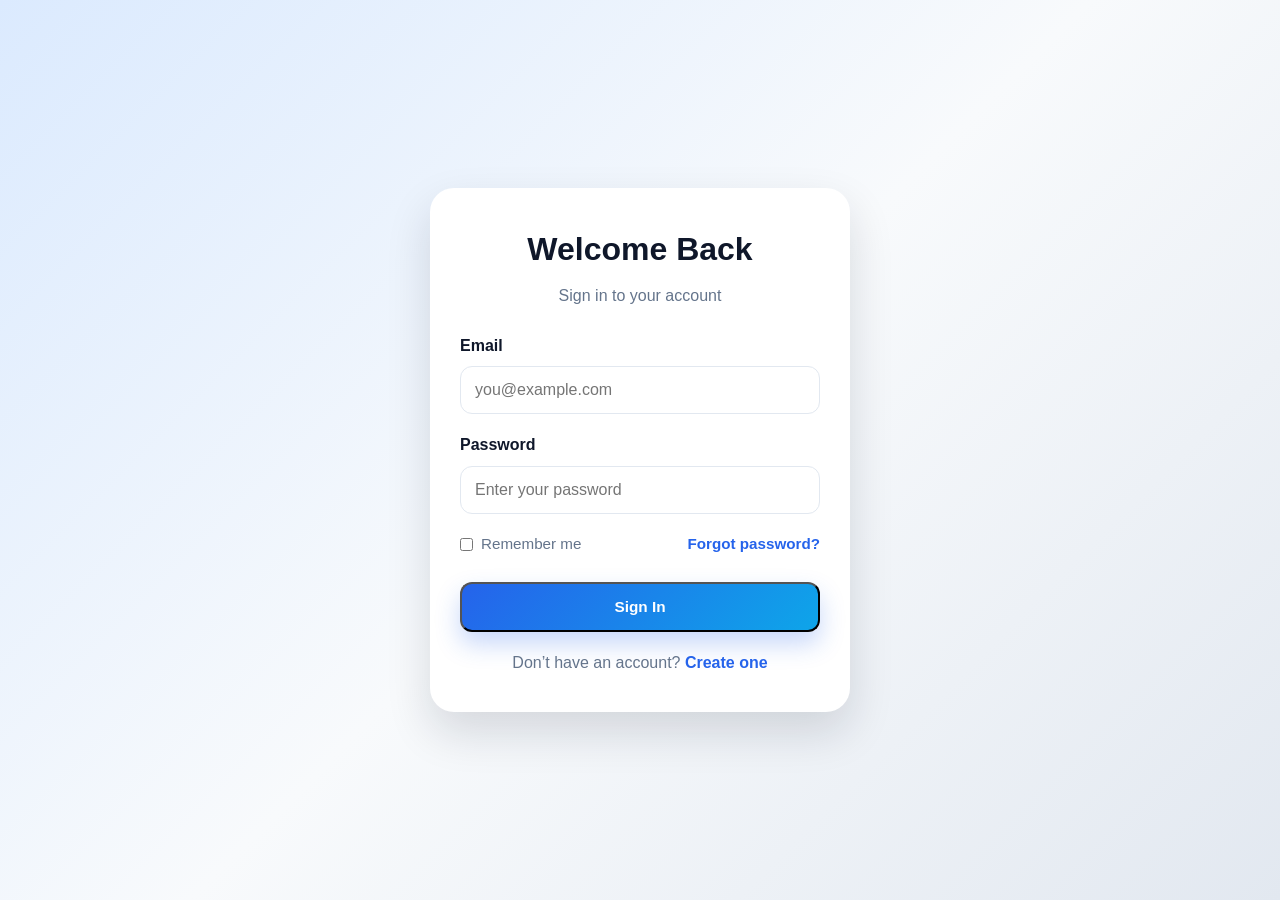
<file: index.html>
<!DOCTYPE html>
<html lang="en">
  <head>
    <meta charset="UTF-8" />
    <meta name="viewport" content="width=device-width, initial-scale=1.0" />
    <title>Sign In</title>
    <link rel="stylesheet" href="style.css" />
  </head>
  <body class="auth-page">
    <div class="auth-box">
      <h1>Welcome Back</h1>
      <p class="subtitle">Sign in to your account</p>

      <form>
        <div class="form-group">
          <label for="email">Email</label>
          <input id="email" type="email" placeholder="you@example.com" />
        </div>

        <div class="form-group">
          <label for="password">Password</label>
          <input id="password" type="password" placeholder="Enter your password" />
        </div>

        <div class="form-row">
          <label class="checkbox">
            <input type="checkbox" />
            <span>Remember me</span>
          </label>
          <a href="#" class="forgot">Forgot password?</a>
        </div>

        <button type="submit" class="btn btn-primary">Sign In</button>
      </form>

      <p class="auth-switch">
        Don’t have an account? <a href="home.html">Create one</a>
      </p>
    </div>
  </body>
</html>
</file>
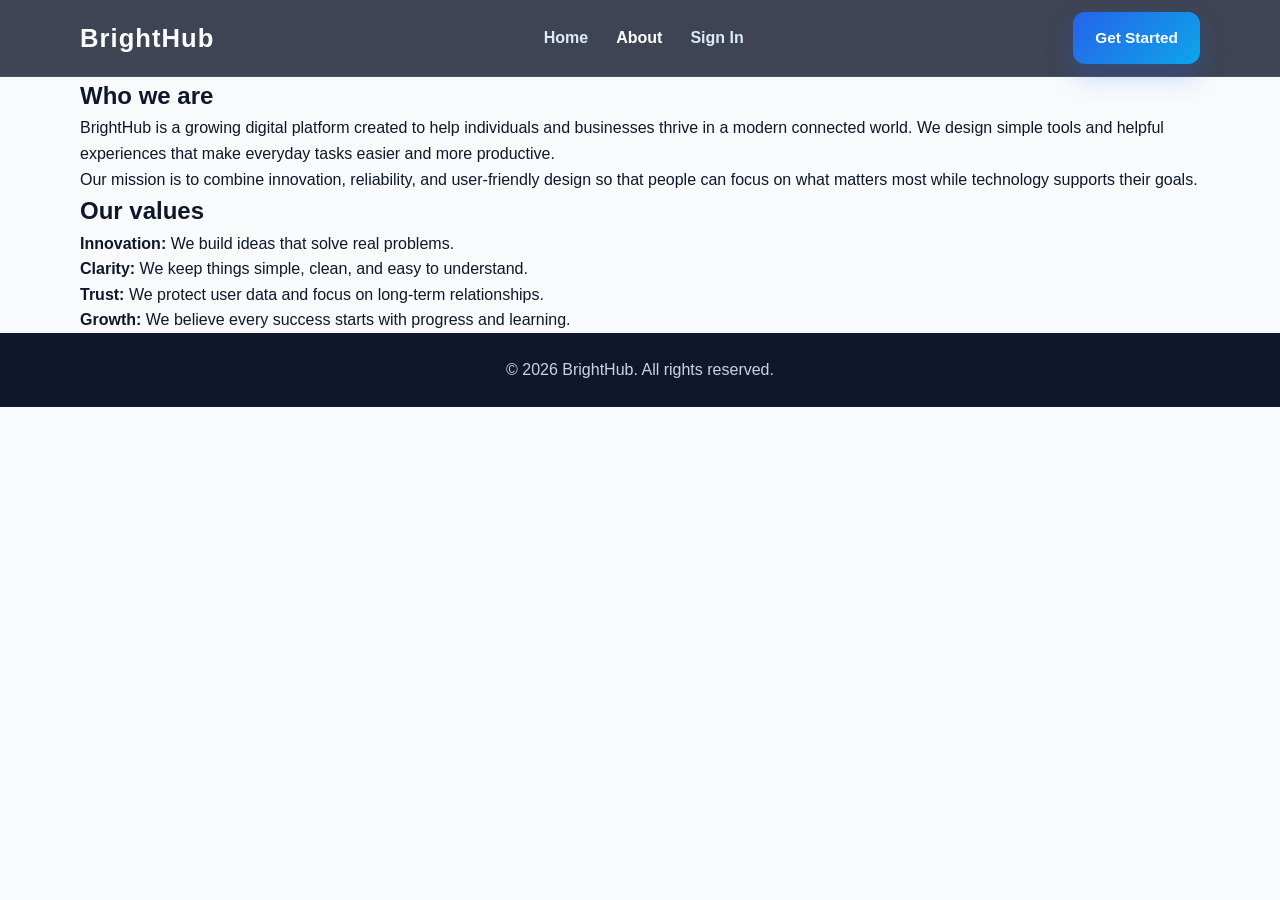
<file: about.html>
<!DOCTYPE html>
<html lang="en">
  <head>
    <meta charset="UTF-8" />
    <meta name="viewport" content="width=device-width, initial-scale=1.0" />
    <title>BrightHub | About</title>
    <link rel="stylesheet" href="style.css" />
  </head>
  <body>
    <header class="home-header">
      <div class="container nav-wrap">
        <div class="logo">BrightHub</div>

        <nav class="main-nav">
          <a href="home.html">Home</a>
          <a href="about.html" class="active">About</a>
          <a href="index.html">Sign In</a>
        </nav>

        <a href="index.html" class="btn btn-primary">Get Started</a>
      </div>
    </header>

    <main class="section">
      <div class="container about-layout">
        <div class="about-panel">
          <h2>Who we are</h2>
          <p>
            BrightHub is a growing digital platform created to help individuals and businesses
            thrive in a modern connected world. We design simple tools and helpful experiences
            that make everyday tasks easier and more productive.
          </p>
          <p>
            Our mission is to combine innovation, reliability, and user-friendly design so that
            people can focus on what matters most while technology supports their goals.
          </p>
        </div>

        <div class="about-panel">
          <h2>Our values</h2>
          <p><strong>Innovation:</strong> We build ideas that solve real problems.</p>
          <p><strong>Clarity:</strong> We keep things simple, clean, and easy to understand.</p>
          <p><strong>Trust:</strong> We protect user data and focus on long-term relationships.</p>
          <p><strong>Growth:</strong> We believe every success starts with progress and learning.</p>
        </div>
      </div>
    </main>

    <footer class="site-footer">
      <div class="container footer-wrap">
        <p>© 2026 BrightHub. All rights reserved.</p>
      </div>
    </footer>
  </body>
</html>
</file>
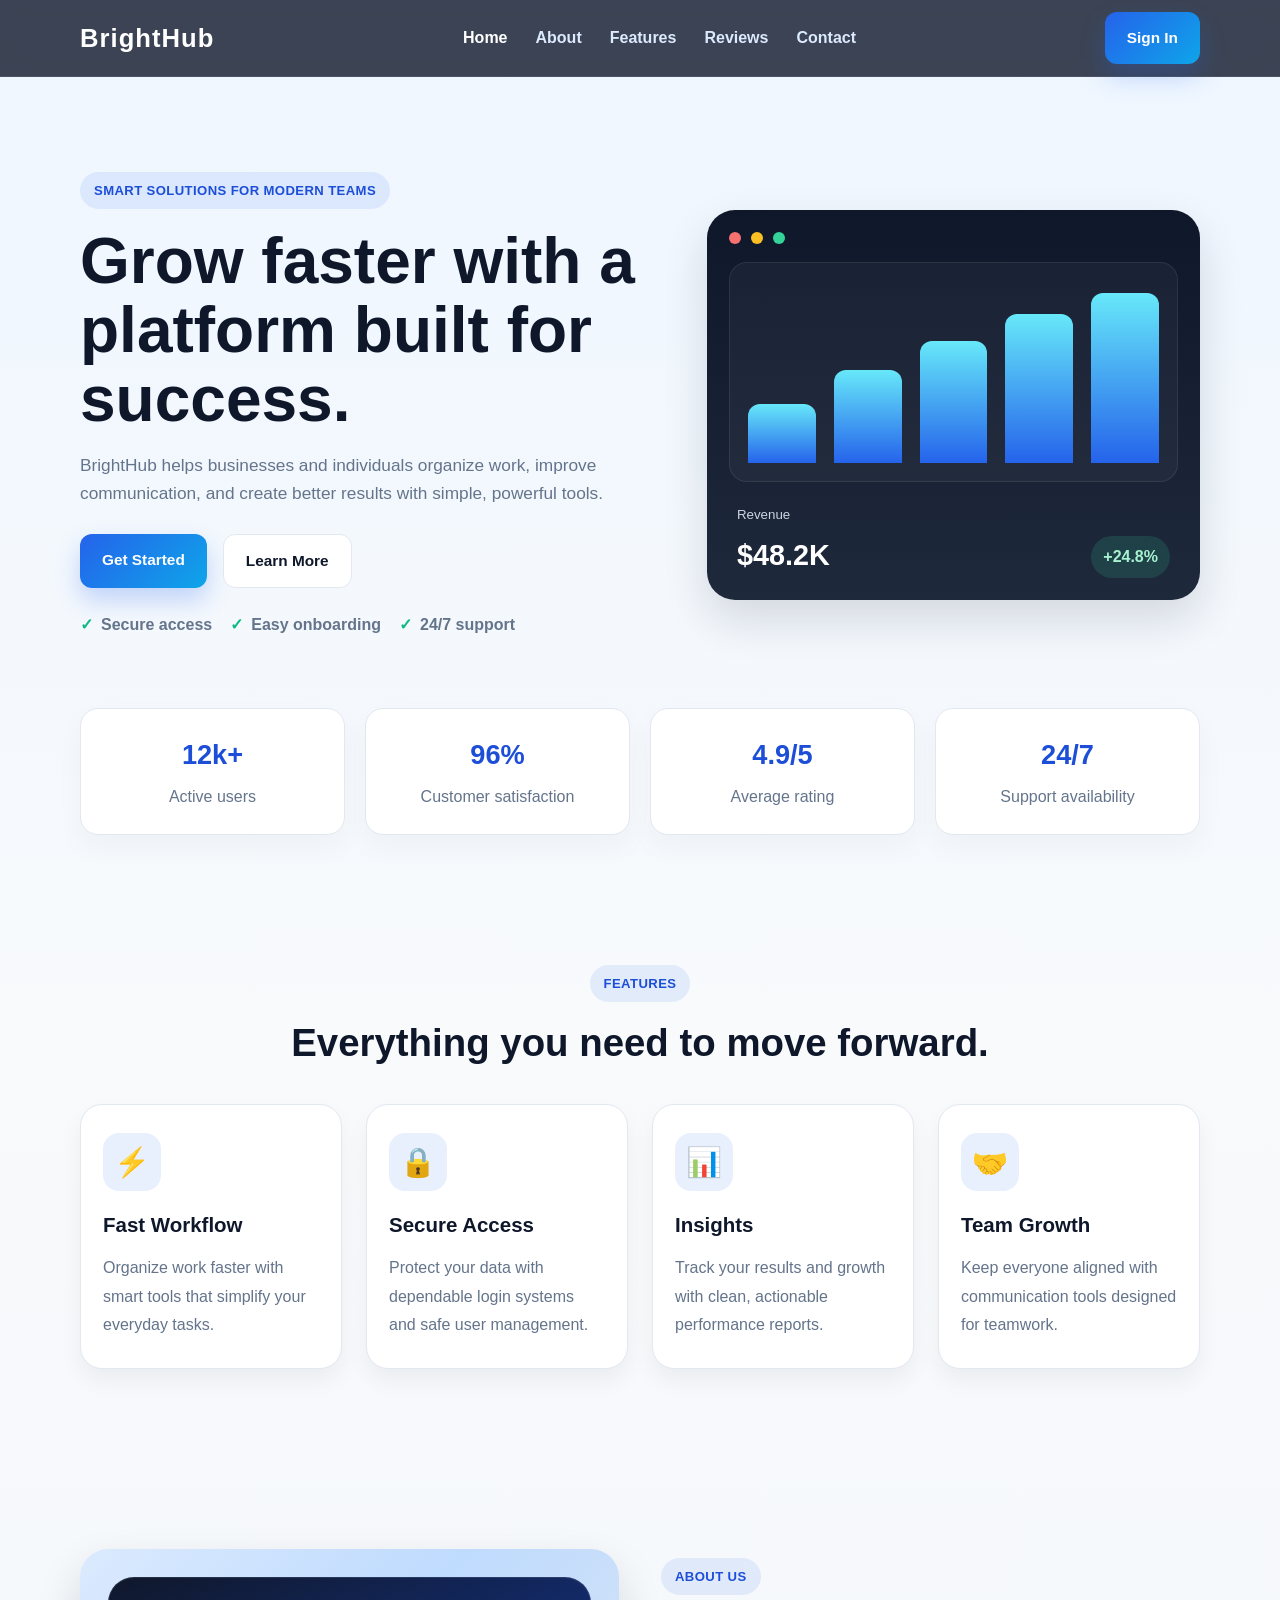
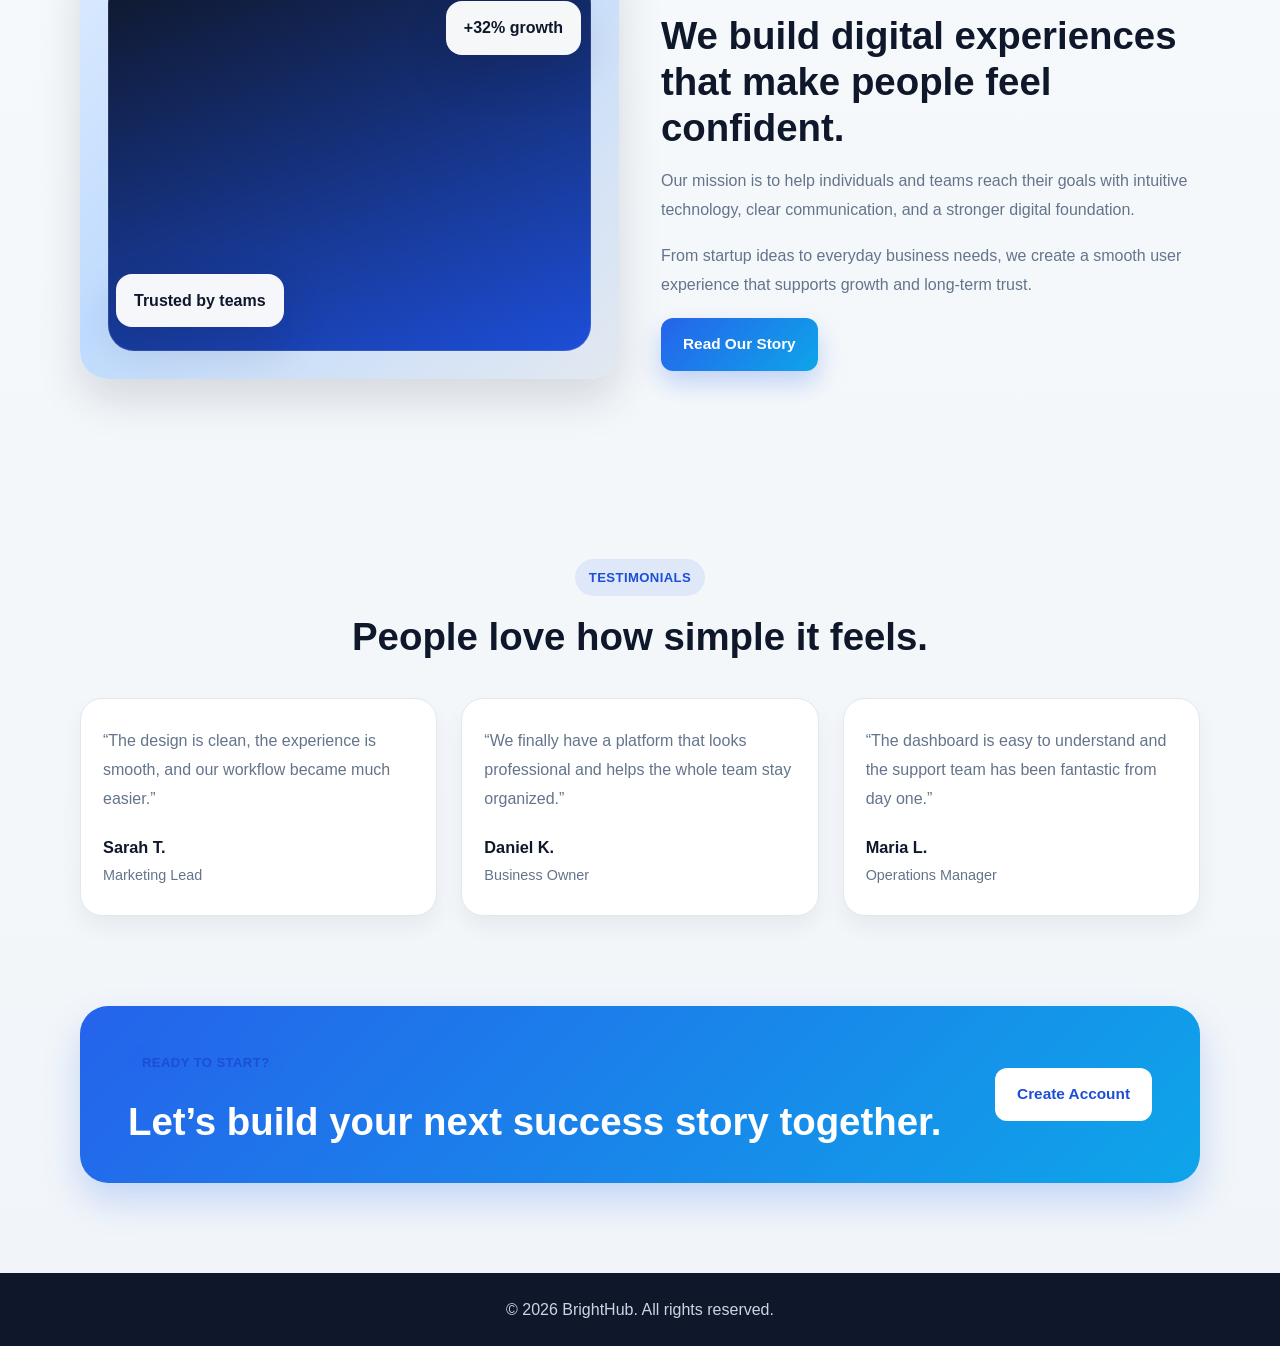
<file: home.html>
<!DOCTYPE html>
<html lang="en">
  <head>
    <meta charset="UTF-8" />
    <meta name="viewport" content="width=device-width, initial-scale=1.0" />
    <title>BrightHub | Home</title>
    <link rel="stylesheet" href="style.css" />
  </head>
  <body class="home-page">
    <header class="home-header">
      <div class="container nav-wrap">
        <div class="logo">BrightHub</div>

        <nav class="main-nav">
          <a href="home.html" class="active">Home</a>
          <a href="about.html">About</a>
          <a href="#features">Features</a>
          <a href="#testimonials">Reviews</a>
          <a href="#contact">Contact</a>
        </nav>

        <a href="index.html" class="btn btn-primary">Sign In</a>
      </div>
    </header>

    <main>
      <section class="hero-section">
        <div class="container hero-grid">
          <div class="hero-copy">
            <span class="eyebrow">Smart solutions for modern teams</span>
            <h1>Grow faster with a platform built for success.</h1>
            <p>
              BrightHub helps businesses and individuals organize work, improve communication,
              and create better results with simple, powerful tools.
            </p>

            <div class="hero-actions">
              <a href="index.html" class="btn btn-primary">Get Started</a>
              <a href="about.html" class="btn btn-secondary">Learn More</a>
            </div>

            <ul class="mini-list">
              <li>Secure access</li>
              <li>Easy onboarding</li>
              <li>24/7 support</li>
            </ul>
          </div>

          <div class="hero-visual">
            <div class="dashboard-card">
              <div class="dashboard-top">
                <span class="dot red"></span>
                <span class="dot yellow"></span>
                <span class="dot green"></span>
              </div>

              <div class="chart-box">
                <div class="chart-bar bar-1"></div>
                <div class="chart-bar bar-2"></div>
                <div class="chart-bar bar-3"></div>
                <div class="chart-bar bar-4"></div>
                <div class="chart-bar bar-5"></div>
              </div>

              <div class="stat-row">
                <div>
                  <small>Revenue</small>
                  <strong>$48.2K</strong>
                </div>
                <div class="trend">+24.8%</div>
              </div>
            </div>
          </div>
        </div>
      </section>

      <section class="stats-section">
        <div class="container stats-grid">
          <div class="stat-item">
            <strong>12k+</strong>
            <span>Active users</span>
          </div>
          <div class="stat-item">
            <strong>96%</strong>
            <span>Customer satisfaction</span>
          </div>
          <div class="stat-item">
            <strong>4.9/5</strong>
            <span>Average rating</span>
          </div>
          <div class="stat-item">
            <strong>24/7</strong>
            <span>Support availability</span>
          </div>
        </div>
      </section>

      <section id="features" class="feature-section">
        <div class="container">
          <div class="section-heading">
            <span class="eyebrow">Features</span>
            <h2>Everything you need to move forward.</h2>
          </div>

          <div class="feature-grid">
            <article class="feature-card">
              <div class="icon">⚡</div>
              <h3>Fast Workflow</h3>
              <p>Organize work faster with smart tools that simplify your everyday tasks.</p>
            </article>

            <article class="feature-card">
              <div class="icon">🔒</div>
              <h3>Secure Access</h3>
              <p>Protect your data with dependable login systems and safe user management.</p>
            </article>

            <article class="feature-card">
              <div class="icon">📊</div>
              <h3>Insights</h3>
              <p>Track your results and growth with clean, actionable performance reports.</p>
            </article>

            <article class="feature-card">
              <div class="icon">🤝</div>
              <h3>Team Growth</h3>
              <p>Keep everyone aligned with communication tools designed for teamwork.</p>
            </article>
          </div>
        </div>
      </section>

      <section class="about-showcase">
        <div class="container about-grid">
          <div class="about-image">
            <div class="image-box">
              <div class="floating-card card-one">+32% growth</div>
              <div class="floating-card card-two">Trusted by teams</div>
            </div>
          </div>

          <div class="about-copy">
            <span class="eyebrow">About us</span>
            <h2>We build digital experiences that make people feel confident.</h2>
            <p>
              Our mission is to help individuals and teams reach their goals with intuitive
              technology, clear communication, and a stronger digital foundation.
            </p>
            <p>
              From startup ideas to everyday business needs, we create a smooth user experience
              that supports growth and long-term trust.
            </p>
            <a href="about.html" class="btn btn-primary">Read Our Story</a>
          </div>
        </div>
      </section>

      <section id="testimonials" class="testimonial-section">
        <div class="container">
          <div class="section-heading">
            <span class="eyebrow">Testimonials</span>
            <h2>People love how simple it feels.</h2>
          </div>

          <div class="testimonial-grid">
            <article class="testimonial-card">
              <p>
                “The design is clean, the experience is smooth, and our workflow became much easier.”
              </p>
              <div class="person">
                <strong>Sarah T.</strong>
                <span>Marketing Lead</span>
              </div>
            </article>

            <article class="testimonial-card">
              <p>
                “We finally have a platform that looks professional and helps the whole team stay organized.”
              </p>
              <div class="person">
                <strong>Daniel K.</strong>
                <span>Business Owner</span>
              </div>
            </article>

            <article class="testimonial-card">
              <p>
                “The dashboard is easy to understand and the support team has been fantastic from day one.”
              </p>
              <div class="person">
                <strong>Maria L.</strong>
                <span>Operations Manager</span>
              </div>
            </article>
          </div>
        </div>
      </section>

      <section id="contact" class="cta-section">
        <div class="container cta-box">
          <div>
            <span class="eyebrow">Ready to start?</span>
            <h2>Let’s build your next success story together.</h2>
          </div>
          <a href="index.html" class="btn btn-light">Create Account</a>
        </div>
      </section>
    </main>

    <footer class="site-footer">
      <div class="container footer-wrap">
        <p>© 2026 BrightHub. All rights reserved.</p>
      </div>
    </footer>
  </body>
</html>
</file>
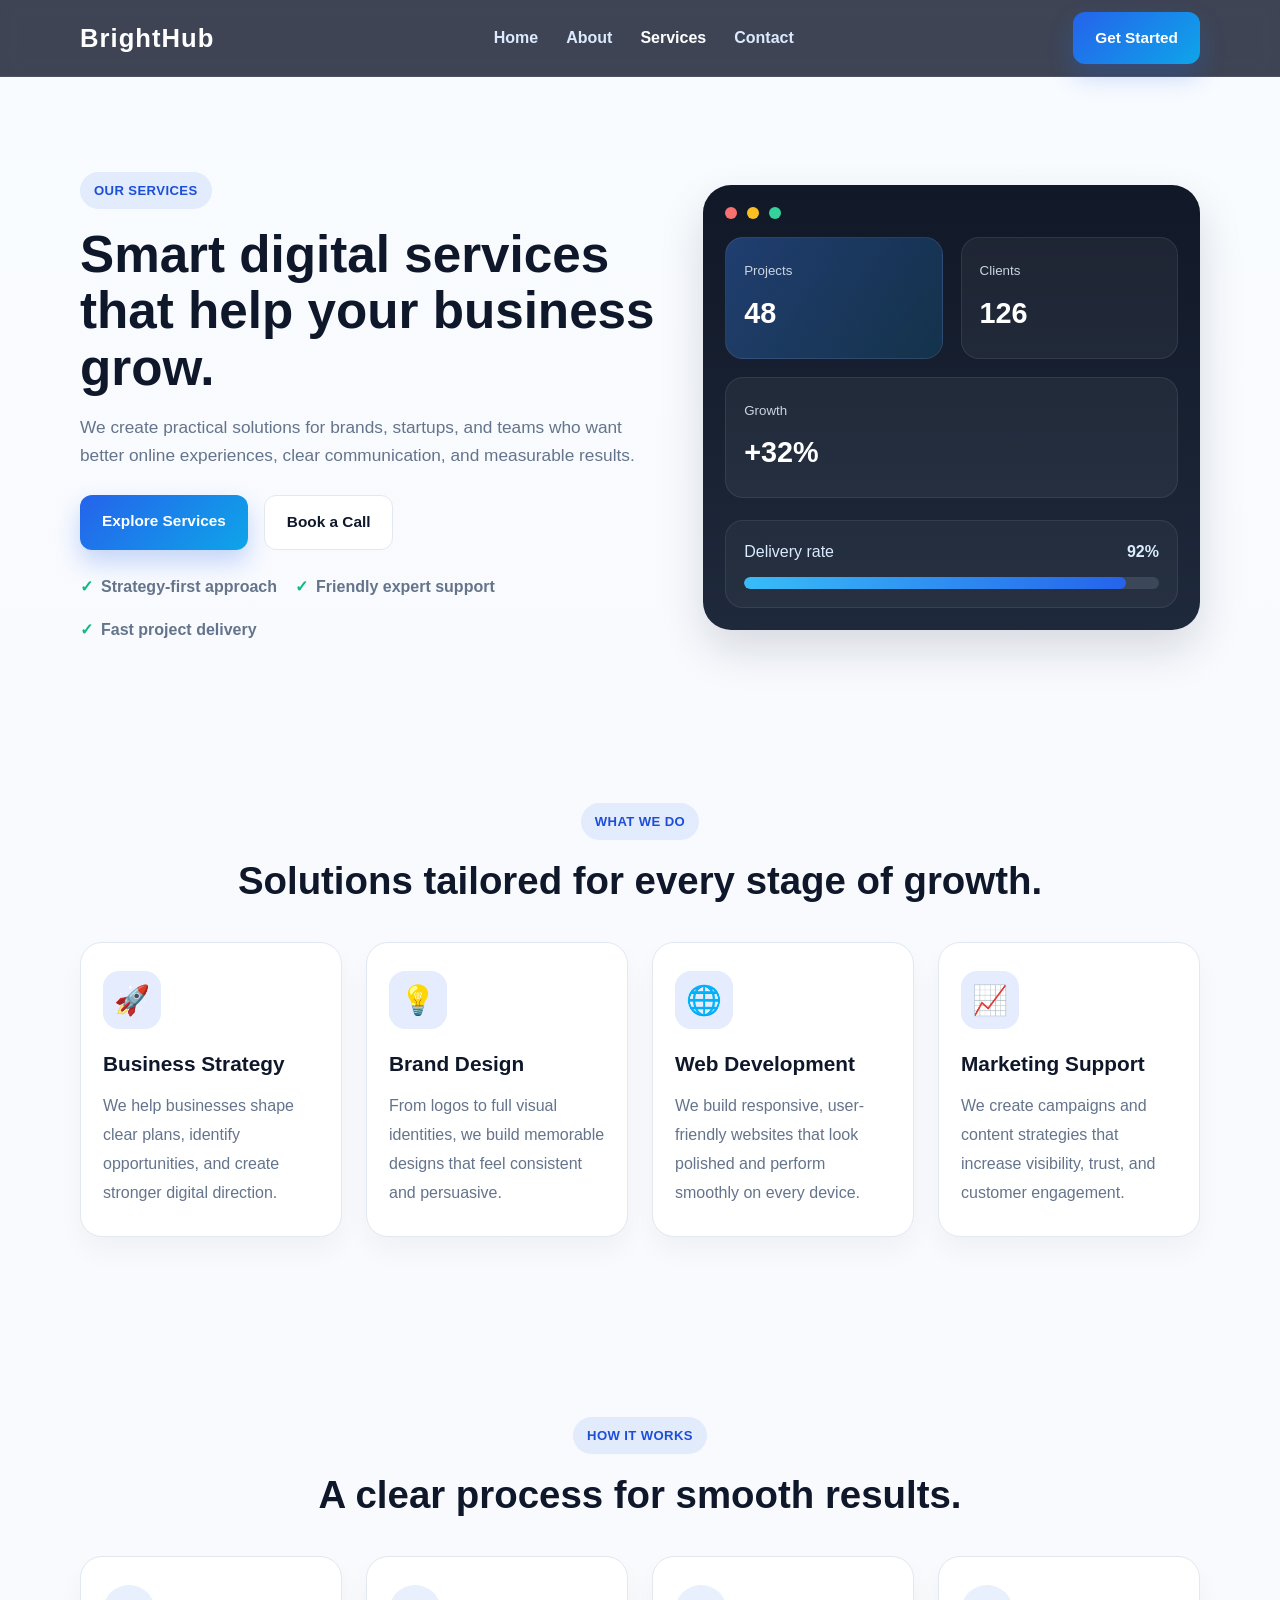
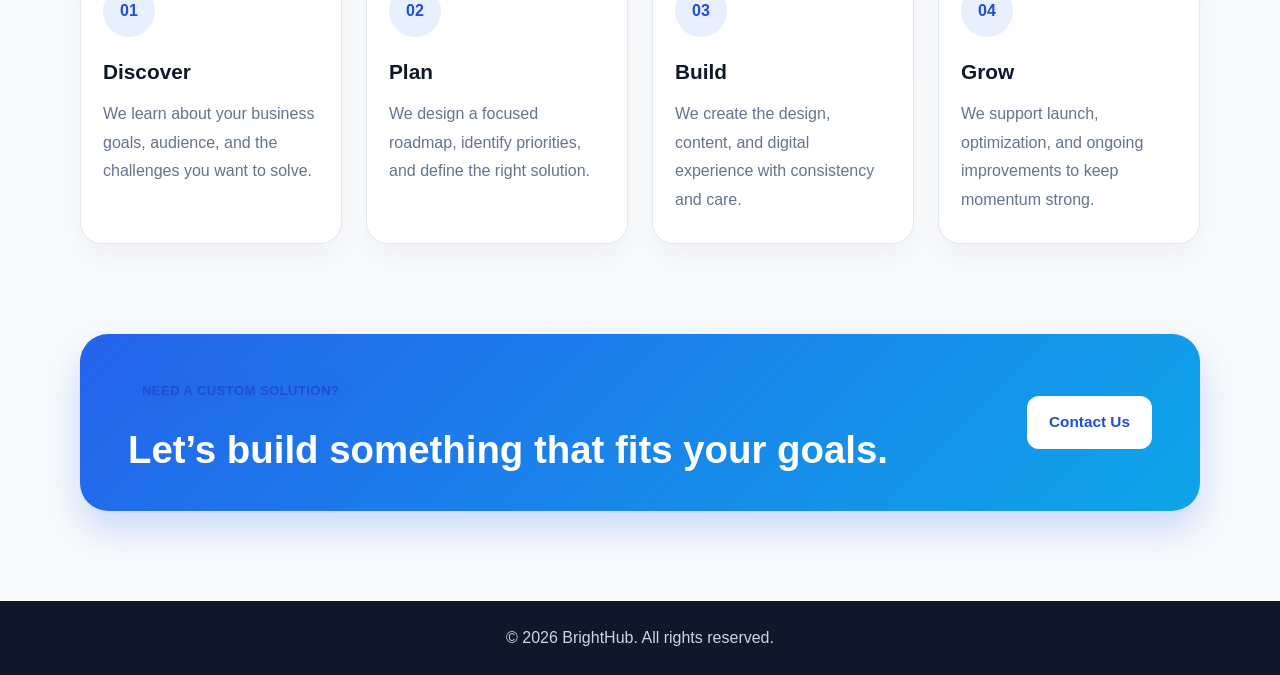
<file: service.html>
<!DOCTYPE html>
<html lang="en">
  <head>
    <meta charset="UTF-8" />
    <meta name="viewport" content="width=device-width, initial-scale=1.0" />
    <title>BrightHub | Services</title>
    <link rel="stylesheet" href="style.css" />
  </head>
  <body class="services-page">
    <header class="home-header">
      <div class="container nav-wrap">
        <div class="logo">BrightHub</div>

        <nav class="main-nav">
          <a href="home.html">Home</a>
          <a href="about.html">About</a>
          <a href="service.html" class="active">Services</a>
          <a href="#contact">Contact</a>
        </nav>

        <a href="index.html" class="btn btn-primary">Get Started</a>
      </div>
    </header>

    <main>
      <section class="service-hero">
        <div class="container service-hero-inner">
          <div class="service-copy">
            <span class="eyebrow">Our services</span>
            <h1>Smart digital services that help your business grow.</h1>
            <p>
              We create practical solutions for brands, startups, and teams who want better online
              experiences, clear communication, and measurable results.
            </p>

            <div class="hero-actions">
              <a href="#services" class="btn btn-primary">Explore Services</a>
              <a href="index.html" class="btn btn-secondary">Book a Call</a>
            </div>

            <ul class="mini-list">
              <li>Strategy-first approach</li>
              <li>Friendly expert support</li>
              <li>Fast project delivery</li>
            </ul>
          </div>

          <div class="service-visual">
            <div class="service-panel">
              <div class="panel-header">
                <span class="dot red"></span>
                <span class="dot yellow"></span>
                <span class="dot green"></span>
              </div>

              <div class="service-box-grid">
                <div class="mini-box blue">
                  <small>Projects</small>
                  <strong>48</strong>
                </div>
                <div class="mini-box">
                  <small>Clients</small>
                  <strong>126</strong>
                </div>
                <div class="mini-box wide">
                  <small>Growth</small>
                  <strong>+32%</strong>
                </div>
              </div>

              <div class="service-progress">
                <div class="progress-label">
                  <span>Delivery rate</span>
                  <strong>92%</strong>
                </div>
                <div class="progress-bar">
                  <span></span>
                </div>
              </div>
            </div>
          </div>
        </div>
      </section>

      <section id="services" class="service-section">
        <div class="container">
          <div class="section-heading">
            <span class="eyebrow">What we do</span>
            <h2>Solutions tailored for every stage of growth.</h2>
          </div>

          <div class="service-grid">
            <article class="service-card">
              <div class="service-icon">🚀</div>
              <h3>Business Strategy</h3>
              <p>
                We help businesses shape clear plans, identify opportunities, and create stronger
                digital direction.
              </p>
            </article>

            <article class="service-card">
              <div class="service-icon">💡</div>
              <h3>Brand Design</h3>
              <p>
                From logos to full visual identities, we build memorable designs that feel consistent
                and persuasive.
              </p>
            </article>

            <article class="service-card">
              <div class="service-icon">🌐</div>
              <h3>Web Development</h3>
              <p>
                We build responsive, user-friendly websites that look polished and perform smoothly on
                every device.
              </p>
            </article>

            <article class="service-card">
              <div class="service-icon">📈</div>
              <h3>Marketing Support</h3>
              <p>
                We create campaigns and content strategies that increase visibility, trust, and customer
                engagement.
              </p>
            </article>
          </div>
        </div>
      </section>

      <section class="process-section">
        <div class="container">
          <div class="section-heading">
            <span class="eyebrow">How it works</span>
            <h2>A clear process for smooth results.</h2>
          </div>

          <div class="process-grid">
            <div class="process-step">
              <span>01</span>
              <h3>Discover</h3>
              <p>We learn about your business goals, audience, and the challenges you want to solve.</p>
            </div>

            <div class="process-step">
              <span>02</span>
              <h3>Plan</h3>
              <p>We design a focused roadmap, identify priorities, and define the right solution.</p>
            </div>

            <div class="process-step">
              <span>03</span>
              <h3>Build</h3>
              <p>We create the design, content, and digital experience with consistency and care.</p>
            </div>

            <div class="process-step">
              <span>04</span>
              <h3>Grow</h3>
              <p>We support launch, optimization, and ongoing improvements to keep momentum strong.</p>
            </div>
          </div>
        </div>
      </section>

      <section id="contact" class="cta-section">
        <div class="container cta-box">
          <div>
            <span class="eyebrow">Need a custom solution?</span>
            <h2>Let’s build something that fits your goals.</h2>
          </div>
          <a href="index.html" class="btn btn-light">Contact Us</a>
        </div>
      </section>
    </main>

    <footer class="site-footer">
      <div class="container footer-wrap">
        <p>© 2026 BrightHub. All rights reserved.</p>
      </div>
    </footer>
  </body>
</html>
</file>
<file: style.css>
:root {
    --bg: #0f172a;
    --bg-soft: #111827;
    --panel: #ffffff;
    --panel-alt: #f8fafc;
    --primary: #2563eb;
    --primary-dark: #1d4ed8;
    --secondary: #0ea5e9;
    --text: #0f172a;
    --text-light: #64748b;
    --border: #e2e8f0;
    --success: #10b981;
    --shadow: 0 20px 45px rgba(15, 23, 42, 0.14);
    --gradient: linear-gradient(135deg, #2563eb 0%, #0ea5e9 100%);
}

* {
    margin: 0;
    padding: 0;
    box-sizing: border-box;
}

html {
    scroll-behavior: smooth;
}

body {
    font-family: Arial, Helvetica, sans-serif;
    background: #f8fafc;
    color: var(--text);
    line-height: 1.6;
}

body.home-page {
    background: linear-gradient(180deg, #eef6ff 0%, #f8fafc 35%, #f1f5f9 100%);
}

a {
    text-decoration: none;
    color: inherit;
}

img {
    max-width: 100%;
    display: block;
}

.container {
    width: min(1120px, 92%);
    margin: 0 auto;
}

.logo {
    font-size: 1.6rem;
    font-weight: 800;
    letter-spacing: 0.04em;
}

.btn {
    display: inline-block;
    border-radius: 12px;
    padding: 14px 22px;
    font-size: 0.96rem;
    font-weight: 700;
    transition: 0.25s ease;
}

.btn-primary {
    background: var(--gradient);
    color: white;
    box-shadow: 0 12px 24px rgba(37, 99, 235, 0.25);
}

.btn-primary:hover {
    transform: translateY(-2px);
}

.btn-secondary {
    background: white;
    color: var(--text);
    border: 1px solid var(--border);
}

.btn-light {
    background: white;
    color: var(--primary-dark);
}

.home-header {
    position: sticky;
    top: 0;
    z-index: 20;
    background: rgba(15, 23, 42, 0.8);
    backdrop-filter: blur(10px);
    color: white;
    border-bottom: 1px solid rgba(255, 255, 255, 0.08);
}

.nav-wrap {
    display: flex;
    justify-content: space-between;
    align-items: center;
    min-height: 76px;
}

.main-nav {
    display: flex;
    align-items: center;
    gap: 28px;
}

.main-nav a {
    color: #dbeafe;
    font-weight: 600;
    transition: 0.2s ease;
}

.main-nav a:hover,
.main-nav a.active {
    color: white;
}

.hero-section {
    padding: 95px 0 70px;
}

.hero-grid {
    display: grid;
    grid-template-columns: 1.08fr 0.92fr;
    align-items: center;
    gap: 48px;
}

.eyebrow {
    display: inline-block;
    margin-bottom: 18px;
    padding: 8px 14px;
    background: rgba(37, 99, 235, 0.1);
    color: var(--primary-dark);
    border-radius: 999px;
    font-size: 0.82rem;
    font-weight: 700;
    letter-spacing: 0.03em;
    text-transform: uppercase;
}

.hero-copy h1 {
    font-size: clamp(2.7rem, 5vw, 4.3rem);
    line-height: 1.08;
    margin-bottom: 18px;
}

.hero-copy p {
    font-size: 1.08rem;
    color: var(--text-light);
    max-width: 600px;
    margin-bottom: 26px;
}

.hero-actions {
    display: flex;
    flex-wrap: wrap;
    gap: 16px;
    margin-bottom: 24px;
}

.mini-list {
    list-style: none;
    display: flex;
    flex-wrap: wrap;
    gap: 18px;
    color: var(--text-light);
    font-weight: 600;
}

.mini-list li::before {
    content: "✓";
    color: var(--success);
    margin-right: 8px;
}

.hero-visual {
    display: flex;
    justify-content: center;
}

.dashboard-card {
    width: min(520px, 100%);
    background: linear-gradient(180deg, #0f172a, #1e293b);
    color: white;
    border-radius: 28px;
    box-shadow: var(--shadow);
    padding: 22px;
}

.dashboard-top {
    display: flex;
    align-items: center;
    gap: 10px;
    padding-bottom: 18px;
}

.dot {
    display: inline-block;
    width: 12px;
    height: 12px;
    border-radius: 50%;
}

.dot.red { background: #f87171; }
.dot.yellow { background: #fbbf24; }
.dot.green { background: #34d399; }

.chart-box {
    display: flex;
    align-items: end;
    gap: 18px;
    height: 220px;
    padding: 30px 18px 18px;
    background: rgba(255, 255, 255, 0.04);
    border-radius: 18px;
    border: 1px solid rgba(255, 255, 255, 0.08);
}

.chart-bar {
    flex: 1;
    border-radius: 12px 12px 0 0;
    background: linear-gradient(180deg, #67e8f9 0%, #2563eb 100%);
}

.bar-1 { height: 35%; }
.bar-2 { height: 55%; }
.bar-3 { height: 72%; }
.bar-4 { height: 88%; }
.bar-5 { height: 100%; }

.stat-row {
    display: flex;
    justify-content: space-between;
    align-items: end;
    padding: 22px 8px 0;
}

.stat-row small {
    display: block;
    color: #cbd5e1;
    margin-bottom: 6px;
}

.stat-row strong {
    font-size: 1.8rem;
}

.trend {
    background: rgba(52, 211, 153, 0.15);
    color: #a7f3d0;
    border-radius: 999px;
    padding: 8px 12px;
    font-weight: 700;
}

.stats-section {
    padding-bottom: 40px;
}

.stats-grid {
    display: grid;
    grid-template-columns: repeat(4, minmax(0, 1fr));
    gap: 20px;
}

.stat-item {
    background: white;
    border: 1px solid var(--border);
    border-radius: 18px;
    padding: 24px 18px;
    text-align: center;
    box-shadow: 0 12px 28px rgba(15, 23, 42, 0.04);
}

.stat-item strong {
    display: block;
    font-size: clamp(1.7rem, 2vw, 2.3rem);
    margin-bottom: 8px;
    color: var(--primary-dark);
}

.stat-item span {
    color: var(--text-light);
}

.feature-section,
.testimonial-section,
.about-showcase {
    padding: 90px 0;
}

.section-heading {
    text-align: center;
    margin-bottom: 38px;
}

.section-heading h2 {
    font-size: clamp(2rem, 3vw, 3rem);
    line-height: 1.2;
}

.feature-grid,
.testimonial-grid {
    display: grid;
    grid-template-columns: repeat(4, minmax(0, 1fr));
    gap: 24px;
}

.feature-card,
.testimonial-card {
    background: white;
    border: 1px solid var(--border);
    border-radius: 22px;
    padding: 28px 22px;
    box-shadow: 0 12px 22px rgba(15, 23, 42, 0.05);
}

.icon {
    width: 58px;
    height: 58px;
    border-radius: 16px;
    display: grid;
    place-items: center;
    font-size: 1.8rem;
    background: rgba(37, 99, 235, 0.1);
    margin-bottom: 18px;
}

.feature-card h3 {
    margin-bottom: 12px;
    font-size: 1.28rem;
}

.feature-card p,
.testimonial-card p,
.about-copy p {
    color: var(--text-light);
    line-height: 1.8;
}

.about-grid {
    display: grid;
    grid-template-columns: 1fr 1fr;
    gap: 42px;
    align-items: center;
}

.image-box {
    position: relative;
    min-height: 430px;
    border-radius: 28px;
    background: linear-gradient(135deg, #dbeafe 0%, #bfdbfe 40%, #e2e8f0 100%);
    box-shadow: var(--shadow);
    overflow: hidden;
}

.image-box::before {
    content: "";
    position: absolute;
    inset: 28px;
    border-radius: 26px;
    background: linear-gradient(160deg, #0f172a 0%, #1d4ed8 100%);
    box-shadow: inset 0 0 0 1px rgba(255,255,255,0.1);
}

.floating-card {
    position: absolute;
    background: rgba(255, 255, 255, 0.96);
    border-radius: 16px;
    padding: 14px 18px;
    box-shadow: var(--shadow);
    font-weight: 700;
    color: var(--text);
}

.card-one {
    top: 52px;
    right: 38px;
}

.card-two {
    bottom: 52px;
    left: 36px;
}

.about-copy h2 {
    font-size: clamp(2rem, 3vw, 3rem);
    margin-bottom: 16px;
    line-height: 1.2;
}

.about-copy p {
    margin-bottom: 18px;
}

.testimonial-grid {
    grid-template-columns: repeat(3, minmax(0, 1fr));
}

.testimonial-card p {
    margin-bottom: 20px;
}

.person {
    display: flex;
    flex-direction: column;
    gap: 4px;
}

.person strong {
    font-size: 1.02rem;
}

.person span {
    color: var(--text-light);
    font-size: 0.9rem;
}

.cta-section {
    padding: 0 0 90px;
}

.cta-box {
    background: var(--gradient);
    color: white;
    border-radius: 28px;
    padding: 38px 48px;
    display: flex;
    justify-content: space-between;
    align-items: center;
    gap: 20px;
    box-shadow: 0 18px 36px rgba(37, 99, 235, 0.22);
}

.cta-box h2 {
    font-size: clamp(1.8rem, 3vw, 2.7rem);
    line-height: 1.2;
}

.site-footer {
    background: #0f172a;
    color: #cbd5e1;
    padding: 24px 0;
}

.footer-wrap {
    text-align: center;
}

.services-page {
    background: linear-gradient(180deg, #f8fbff 0%, #f8fafc 100%);
}

.service-hero {
    padding: 95px 0 70px;
}

.service-hero-inner {
    display: grid;
    grid-template-columns: 1.08fr 0.92fr;
    align-items: center;
    gap: 40px;
}

.service-copy h1 {
    font-size: clamp(2.6rem, 4vw, 4rem);
    line-height: 1.1;
    margin-bottom: 18px;
}

.service-copy p {
    font-size: 1.08rem;
    color: var(--text-light);
    max-width: 620px;
    margin-bottom: 26px;
}

.service-visual {
    display: flex;
    justify-content: center;
}

.service-panel {
    width: min(500px, 100%);
    background: linear-gradient(180deg, #111827 0%, #1e293b 100%);
    border-radius: 28px;
    box-shadow: var(--shadow);
    padding: 22px;
    color: white;
}

.panel-header {
    display: flex;
    align-items: center;
    gap: 10px;
    padding-bottom: 18px;
}

.service-box-grid {
    display: grid;
    grid-template-columns: repeat(2, minmax(0, 1fr));
    gap: 18px;
}

.mini-box {
    background: rgba(255, 255, 255, 0.05);
    border: 1px solid rgba(255, 255, 255, 0.08);
    border-radius: 18px;
    padding: 22px 18px;
}

.mini-box.blue {
    background: linear-gradient(135deg, rgba(59, 130, 246, 0.35), rgba(14, 165, 233, 0.15));
}

.mini-box.wide {
    grid-column: 1 / -1;
}

.mini-box small {
    display: block;
    color: #cbd5e1;
    margin-bottom: 8px;
}

.mini-box strong {
    font-size: 1.8rem;
}

.service-progress {
    margin-top: 22px;
    background: rgba(255, 255, 255, 0.04);
    border-radius: 18px;
    padding: 18px;
    border: 1px solid rgba(255, 255, 255, 0.08);
}

.progress-label {
    display: flex;
    justify-content: space-between;
    align-items: center;
    margin-bottom: 12px;
    color: #dbeafe;
}

.progress-bar {
    width: 100%;
    height: 12px;
    background: rgba(148, 163, 184, 0.2);
    border-radius: 999px;
    overflow: hidden;
}

.progress-bar span {
    display: block;
    width: 92%;
    height: 100%;
    border-radius: inherit;
    background: linear-gradient(90deg, #38bdf8, #2563eb);
}

.service-section,
.process-section {
    padding: 90px 0;
}

.service-grid,
.process-grid {
    display: grid;
    grid-template-columns: repeat(4, minmax(0, 1fr));
    gap: 24px;
}

.service-card,
.process-step {
    background: white;
    border: 1px solid var(--border);
    border-radius: 22px;
    box-shadow: 0 14px 26px rgba(15, 23, 42, 0.04);
    padding: 28px 22px;
}

.service-icon {
    width: 58px;
    height: 58px;
    border-radius: 16px;
    display: grid;
    place-items: center;
    background: rgba(37, 99, 235, 0.12);
    font-size: 1.8rem;
    margin-bottom: 18px;
}

.service-card h3,
.process-step h3 {
    margin-bottom: 12px;
    font-size: 1.3rem;
}

.service-card p,
.process-step p {
    color: var(--text-light);
    line-height: 1.8;
}

.process-step span {
    display: inline-block;
    margin-bottom: 18px;
    width: 52px;
    height: 52px;
    border-radius: 50%;
    background: rgba(37, 99, 235, 0.1);
    color: var(--primary-dark);
    display: grid;
    place-items: center;
    font-weight: 800;
}

.auth-page {
    min-height: 100vh;
    display: grid;
    place-items: center;
    padding: 40px 20px;
    background: linear-gradient(135deg, #dbeafe, #f8fafc 50%, #e2e8f0);
}

.auth-box {
    width: min(420px, 100%);
    background: white;
    border-radius: 24px;
    box-shadow: var(--shadow);
    padding: 36px 30px;
}

.auth-box h1 {
    text-align: center;
    margin-bottom: 8px;
    font-size: 2rem;
}

.auth-box .subtitle {
    text-align: center;
    color: var(--text-light);
    margin-bottom: 24px;
}

.form-group {
    margin-bottom: 18px;
}

.form-group label {
    display: block;
    font-weight: 700;
    margin-bottom: 8px;
}

.form-group input {
    width: 100%;
    padding: 14px 14px;
    border-radius: 12px;
    border: 1px solid var(--border);
    font-size: 1rem;
    outline: none;
    transition: 0.2s ease;
}

.form-group input:focus {
    border-color: var(--primary);
    box-shadow: 0 0 0 4px rgba(37, 99, 235, 0.12);
}

.form-row {
    display: flex;
    justify-content: space-between;
    align-items: center;
    gap: 12px;
    margin-bottom: 18px;
    color: var(--text-light);
    font-size: 0.95rem;
}

.checkbox {
    display: flex;
    align-items: center;
    gap: 8px;
}

.checkbox input {
    accent-color: var(--primary);
}

.forgot {
    color: var(--primary);
    font-weight: 700;
}

.auth-box .btn {
    width: 100%;
    margin-top: 8px;
}

.auth-switch {
    text-align: center;
    margin-top: 18px;
    color: var(--text-light);
}

.auth-switch a {
    color: var(--primary);
    font-weight: 700;
}

@media (max-width: 900px) {
    .hero-grid,
    .about-grid,
    .feature-grid,
    .stats-grid,
    .testimonial-grid {
        grid-template-columns: 1fr 1fr;
    }

    .feature-grid {
        grid-template-columns: repeat(2, minmax(0, 1fr));
    }

    .testimonial-grid {
        grid-template-columns: 1fr;
    }
}

@media (max-width: 700px) {
    .nav-wrap {
        flex-direction: column;
        justify-content: center;
        gap: 16px;
        padding: 18px 0;
    }

    .main-nav {
        flex-wrap: wrap;
        justify-content: center;
        gap: 16px;
    }

    .hero-grid,
    .about-grid,
    .feature-grid,
    .stats-grid,
    .testimonial-grid {
        grid-template-columns: 1fr;
    }

    .cta-box {
        flex-direction: column;
        align-items: flex-start;
    }

    .hero-section {
        padding-top: 72px;
    }
}
</file>
